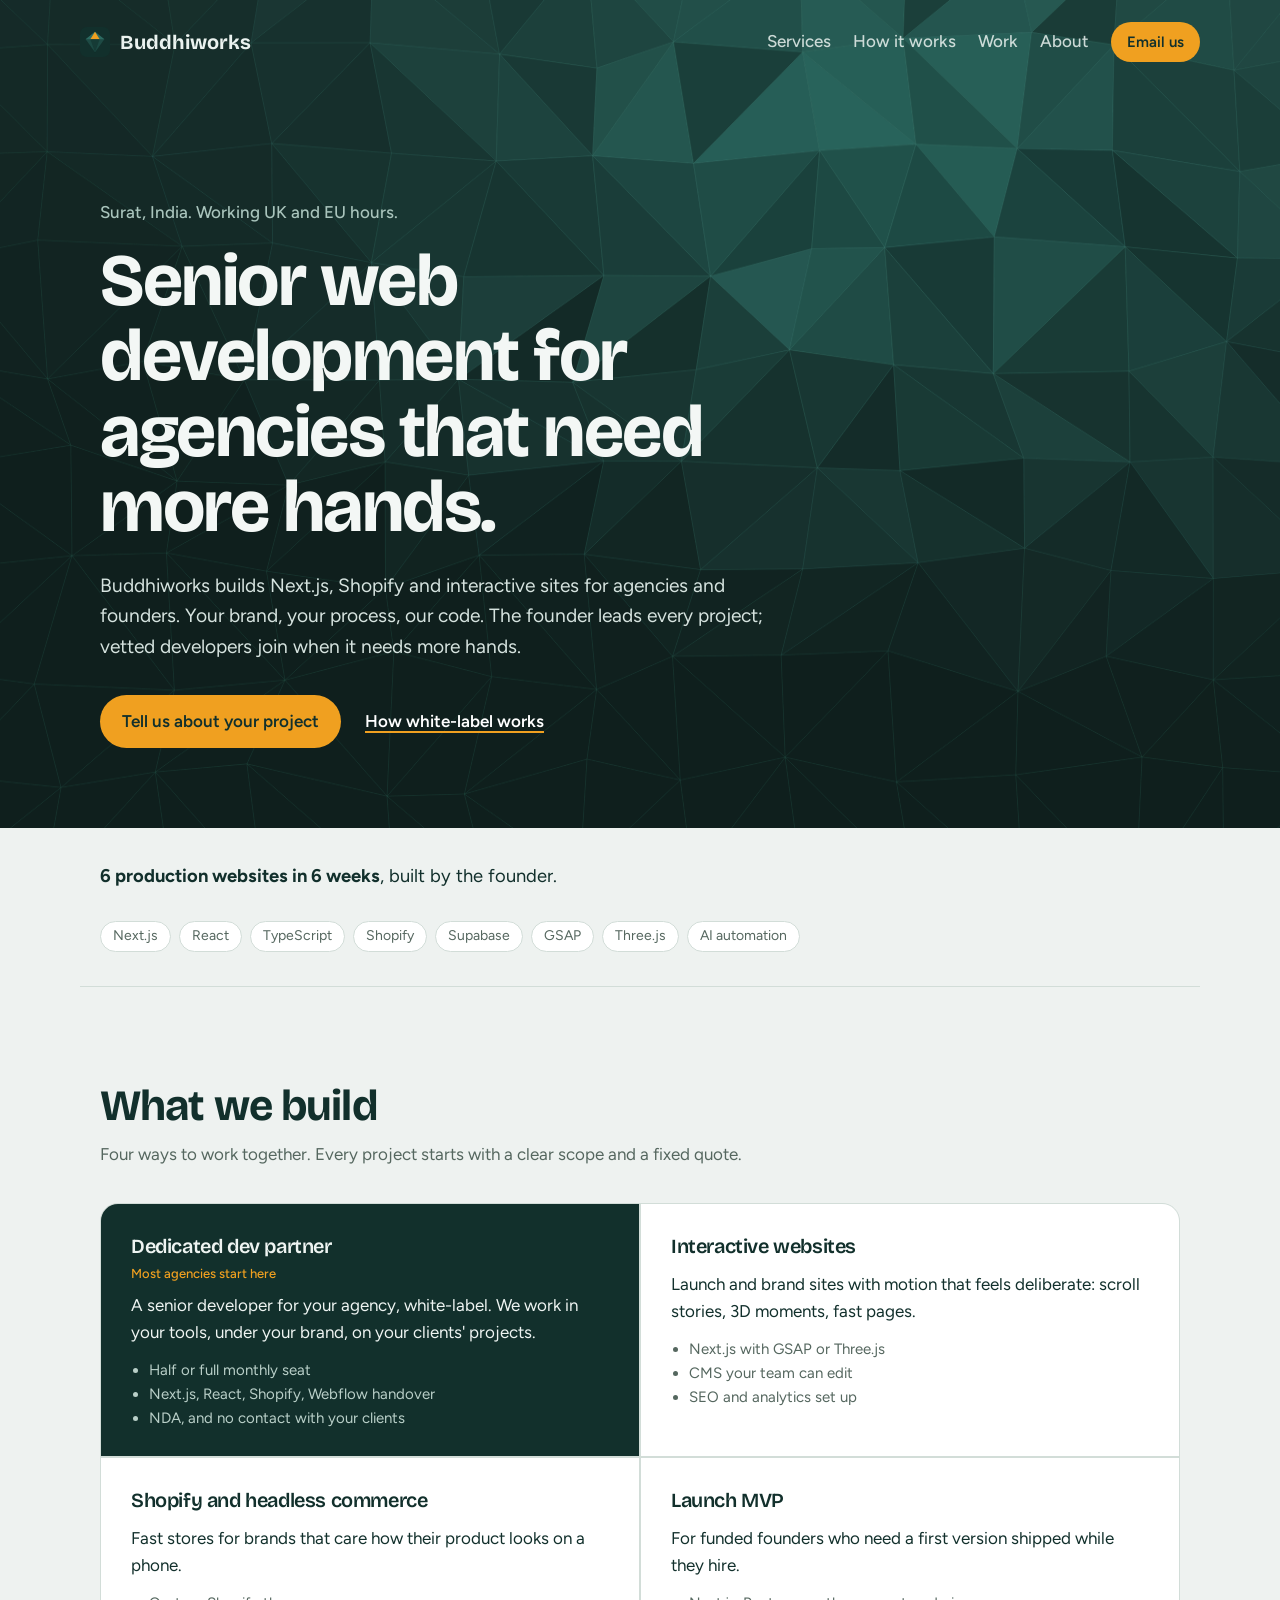
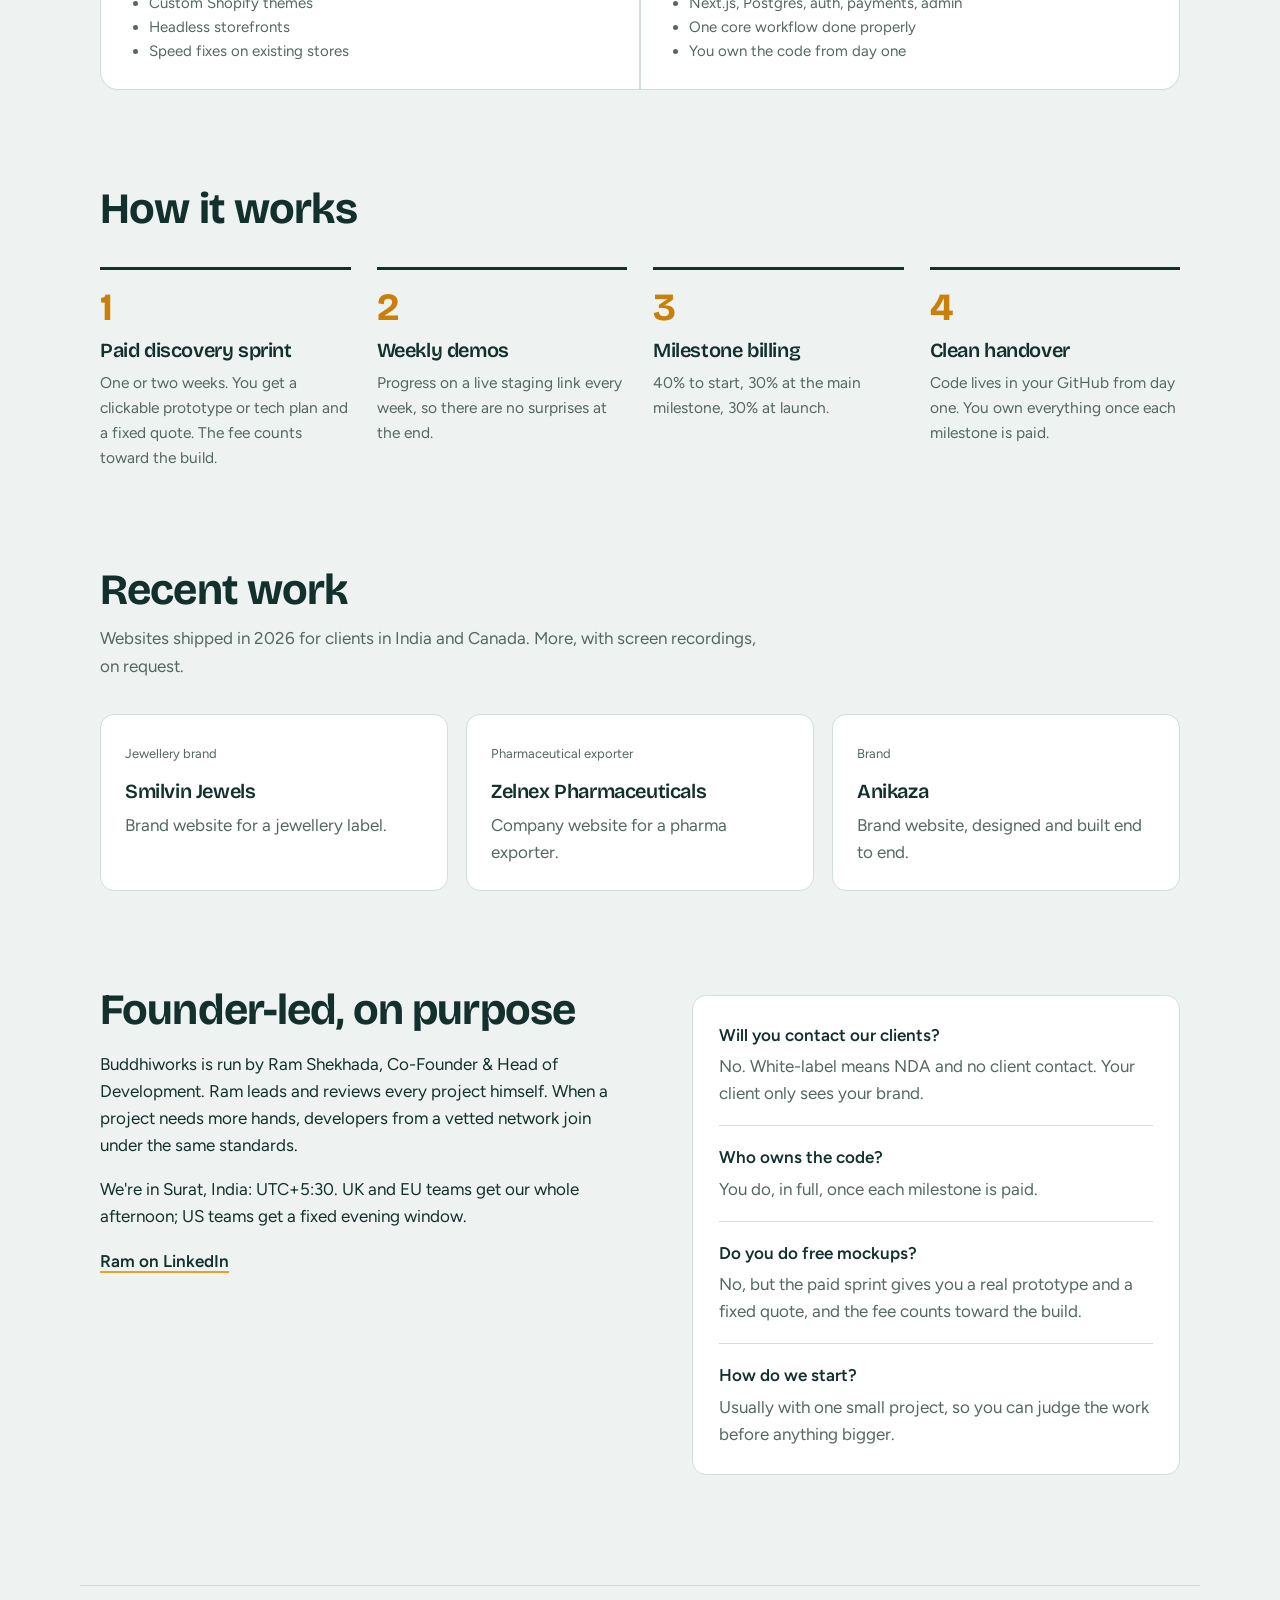
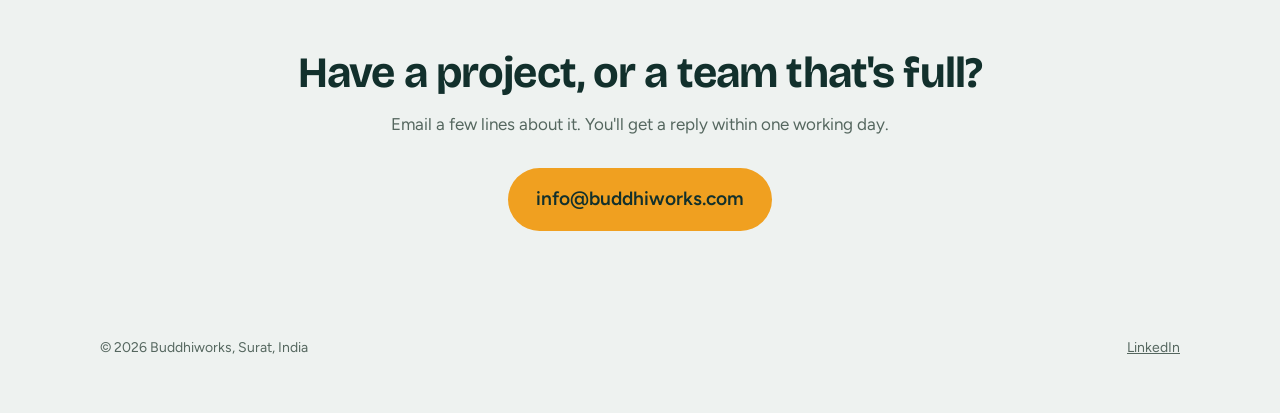
<file: index.html>
<!doctype html>
<html lang="en">
<head>
<meta charset="utf-8">
<meta name="viewport" content="width=device-width, initial-scale=1">
<title>Buddhiworks | Senior web development for agencies and founders</title>
<meta name="description" content="Founder-led web development studio in Surat, India. White-label Next.js and Shopify development for agencies, MVPs for funded startups, and interactive websites. Your brand, your process, our code.">
<link rel="canonical" href="https://buddhiworks.com/">
<meta property="og:type" content="website">
<meta property="og:url" content="https://buddhiworks.com/">
<meta property="og:title" content="Buddhiworks | Senior web development for agencies and founders">
<meta property="og:description" content="White-label Next.js and Shopify development, MVPs and interactive websites. Founder-led, from Surat, India.">
<meta property="og:image" content="https://buddhiworks.com/assets/og.png">
<meta name="twitter:card" content="summary_large_image">
<link rel="icon" href="/assets/favicon.svg" type="image/svg+xml">
<link rel="preconnect" href="https://fonts.googleapis.com">
<link rel="preconnect" href="https://fonts.gstatic.com" crossorigin>
<link rel="stylesheet" href="https://fonts.googleapis.com/css2?family=Bricolage+Grotesque:opsz,wght@12..96,500;12..96,700&family=Figtree:wght@400;500;600&display=swap">
<link rel="stylesheet" href="/assets/styles.css">
<script type="application/ld+json">
{"@context":"https://schema.org","@type":"Organization","name":"Buddhiworks","url":"https://buddhiworks.com","email":"info@buddhiworks.com","founder":{"@type":"Person","name":"Ram Shekhada","jobTitle":"Co-Founder & Head of Development","sameAs":"https://www.linkedin.com/in/ramshekhada/"},"address":{"@type":"PostalAddress","addressLocality":"Surat","addressRegion":"Gujarat","addressCountry":"IN"}}
</script>
</head>
<body>
<a class="skip" href="#main">Skip to content</a>

<header class="bar">
  <a class="logo" href="/" aria-label="Buddhiworks home">
    <img src="/assets/favicon.svg" alt="" width="30" height="30"><span>Buddhiworks</span>
  </a>
  <nav aria-label="Main">
    <a href="#services">Services</a>
    <a href="#how">How it works</a>
    <a href="#work">Work</a>
    <a href="#about">About</a>
    <a class="btn small" href="mailto:info@buddhiworks.com?subject=Project%20enquiry">Email us</a>
  </nav>
</header>

<main id="main">
  <section class="hero">
    <canvas id="facets" aria-hidden="true"></canvas>
    <div class="hero-copy">
      <p class="place">Surat, India. Working UK and EU hours.</p>
      <h1>Senior web development for agencies that need more hands.</h1>
      <p class="lede">Buddhiworks builds Next.js, Shopify and interactive sites for agencies and founders. Your brand, your process, our code. The founder leads every project; vetted developers join when it needs more hands.</p>
      <div class="cta">
        <a class="btn" href="mailto:info@buddhiworks.com?subject=Project%20enquiry">Tell us about your project</a>
        <a class="link" href="#how">How white-label works</a>
      </div>
    </div>
  </section>

  <section class="proof" aria-label="Facts">
    <p><strong>6 production websites in 6 weeks</strong>, built by the founder.</p>
    <ul class="stack" aria-label="Stack">
      <li>Next.js</li><li>React</li><li>TypeScript</li><li>Shopify</li><li>Supabase</li><li>GSAP</li><li>Three.js</li><li>AI automation</li>
    </ul>
  </section>

  <section id="services" class="block">
    <h2>What we build</h2>
    <p class="intro">Four ways to work together. Every project starts with a clear scope and a fixed quote.</p>
    <div class="services">
      <article>
        <h3>Dedicated dev partner</h3>
        <p>A senior developer for your agency, white-label. We work in your tools, under your brand, on your clients' projects.</p>
        <ul><li>Half or full monthly seat</li><li>Next.js, React, Shopify, Webflow handover</li><li>NDA, and no contact with your clients</li></ul>
      </article>
      <article>
        <h3>Interactive websites</h3>
        <p>Launch and brand sites with motion that feels deliberate: scroll stories, 3D moments, fast pages.</p>
        <ul><li>Next.js with GSAP or Three.js</li><li>CMS your team can edit</li><li>SEO and analytics set up</li></ul>
      </article>
      <article>
        <h3>Shopify and headless commerce</h3>
        <p>Fast stores for brands that care how their product looks on a phone.</p>
        <ul><li>Custom Shopify themes</li><li>Headless storefronts</li><li>Speed fixes on existing stores</li></ul>
      </article>
      <article>
        <h3>Launch MVP</h3>
        <p>For funded founders who need a first version shipped while they hire.</p>
        <ul><li>Next.js, Postgres, auth, payments, admin</li><li>One core workflow done properly</li><li>You own the code from day one</li></ul>
      </article>
    </div>
  </section>

  <section id="how" class="block how">
    <h2>How it works</h2>
    <ol class="steps">
      <li><h3>Paid discovery sprint</h3><p>One or two weeks. You get a clickable prototype or tech plan and a fixed quote. The fee counts toward the build.</p></li>
      <li><h3>Weekly demos</h3><p>Progress on a live staging link every week, so there are no surprises at the end.</p></li>
      <li><h3>Milestone billing</h3><p>40% to start, 30% at the main milestone, 30% at launch.</p></li>
      <li><h3>Clean handover</h3><p>Code lives in your GitHub from day one. You own everything once each milestone is paid.</p></li>
    </ol>
  </section>

  <section id="work" class="block">
    <h2>Recent work</h2>
    <p class="intro">Websites shipped in 2026 for clients in India and Canada. More, with screen recordings, on request.</p>
    <div class="work">
      <article><span class="tag">Jewellery brand</span><h3>Smilvin Jewels</h3><p>Brand website for a jewellery label.</p></article>
      <article><span class="tag">Pharmaceutical exporter</span><h3>Zelnex Pharmaceuticals</h3><p>Company website for a pharma exporter.</p></article>
      <article><span class="tag">Brand</span><h3>Anikaza</h3><p>Brand website, designed and built end to end.</p></article>
    </div>
  </section>

  <section id="about" class="block about">
    <div>
      <h2>Founder-led, on purpose</h2>
      <p>Buddhiworks is run by Ram Shekhada, Co-Founder &amp; Head of Development. Ram leads and reviews every project himself. When a project needs more hands, developers from a vetted network join under the same standards.</p>
      <p>We're in Surat, India: UTC+5:30. UK and EU teams get our whole afternoon; US teams get a fixed evening window.</p>
      <p><a class="link" href="https://www.linkedin.com/in/ramshekhada/" rel="noopener">Ram on LinkedIn</a></p>
    </div>
    <dl class="faq">
      <dt>Will you contact our clients?</dt><dd>No. White-label means NDA and no client contact. Your client only sees your brand.</dd>
      <dt>Who owns the code?</dt><dd>You do, in full, once each milestone is paid.</dd>
      <dt>Do you do free mockups?</dt><dd>No, but the paid sprint gives you a real prototype and a fixed quote, and the fee counts toward the build.</dd>
      <dt>How do we start?</dt><dd>Usually with one small project, so you can judge the work before anything bigger.</dd>
    </dl>
  </section>

  <section class="contact">
    <h2>Have a project, or a team that's full?</h2>
    <p>Email a few lines about it. You'll get a reply within one working day.</p>
    <a class="btn big" href="mailto:info@buddhiworks.com?subject=Project%20enquiry">info@buddhiworks.com</a>
  </section>
</main>

<footer class="foot">
  <p>© 2026 Buddhiworks, Surat, India</p>
  <p><a href="https://www.linkedin.com/in/ramshekhada/" rel="noopener">LinkedIn</a></p>
</footer>
<script src="/assets/main.js" defer></script>
</body>
</html>
</file>
<file: assets/styles.css>
:root {
  --ink: #12302c;
  --ink-2: #1d4a44;
  --paper: #eef2f0;
  --surface: #ffffff;
  --muted: #55675f;
  --line: #d2ddd8;
  --marigold: #f0a020;
  --marigold-deep: #c97f08;
  --display: "Bricolage Grotesque", "Avenir Next", system-ui, sans-serif;
  --body: "Figtree", system-ui, -apple-system, "Segoe UI", sans-serif;
  --wrap: 1120px;
}
* { box-sizing: border-box; }
html { scroll-behavior: smooth; }
@media (prefers-reduced-motion: reduce) { html { scroll-behavior: auto; } }
body { margin: 0; background: var(--paper); color: var(--ink); font: 17px/1.6 var(--body); }
a { color: inherit; }
:focus-visible { outline: 3px solid var(--marigold); outline-offset: 3px; }
.skip { position: absolute; left: -999px; top: 8px; background: var(--ink); color: #fff; padding: 8px 14px; border-radius: 6px; z-index: 10; }
.skip:focus { left: 8px; }

h1, h2, h3 { font-family: var(--display); letter-spacing: -0.02em; margin: 0; }
h1 { font-size: clamp(2.5rem, 6vw, 4.6rem); line-height: 1.02; font-weight: 700; max-width: 14ch; }
h2 { font-size: clamp(1.9rem, 3.4vw, 2.7rem); line-height: 1.08; font-weight: 700; }
h3 { font-size: 1.25rem; line-height: 1.25; font-weight: 600; }

.btn { display: inline-block; background: var(--marigold); color: var(--ink); text-decoration: none; font-weight: 600; padding: 13px 22px; border-radius: 999px; transition: background .15s; }
.btn:hover { background: #ffb43a; }
.btn.small { padding: 8px 16px; font-size: 15px; }
.btn.big { font-size: 1.2rem; padding: 16px 28px; }
.link { font-weight: 600; text-decoration-color: var(--marigold); text-decoration-thickness: 2px; text-underline-offset: 4px; }

/* bar */
.bar { position: absolute; top: 0; left: 0; right: 0; z-index: 3; display: flex; justify-content: space-between; align-items: center; padding: 22px max(20px, calc((100% - var(--wrap)) / 2)); color: #eaf2ef; }
.logo { display: flex; align-items: center; gap: 10px; text-decoration: none; font: 700 1.25rem/1 var(--display); }
.bar nav { display: flex; gap: 22px; align-items: center; font-weight: 500; }
.bar nav a:not(.btn) { text-decoration: none; opacity: .85; }
.bar nav a:not(.btn):hover { opacity: 1; }

/* hero */
.hero { position: relative; background: var(--ink); color: #f3f7f5; min-height: min(92vh, 860px); display: flex; align-items: flex-end; overflow: hidden; }
#facets { position: absolute; inset: 0; width: 100%; height: 100%; display: block; }
.hero-copy { position: relative; z-index: 2; width: 100%; max-width: var(--wrap); margin: 0 auto; padding: 150px 20px 80px; pointer-events: none; }
.hero-copy a { pointer-events: auto; }
.place { color: #a9c4bc; margin: 0 0 18px; font-weight: 500; }
.lede { font-size: 1.2rem; max-width: 56ch; color: #d6e3df; margin: 26px 0 32px; }
.cta { display: flex; gap: 24px; align-items: center; flex-wrap: wrap; }
.hero .link { color: #fff; }

/* proof */
.proof { max-width: var(--wrap); margin: 0 auto; padding: 34px 20px; display: flex; gap: 30px; justify-content: space-between; align-items: center; flex-wrap: wrap; border-bottom: 1px solid var(--line); }
.proof p { margin: 0; font-size: 1.15rem; }
.stack { list-style: none; display: flex; flex-wrap: wrap; gap: 8px; margin: 0; padding: 0; }
.stack li { border: 1px solid var(--line); background: var(--surface); border-radius: 999px; padding: 3px 12px; font-size: 14px; color: var(--muted); }

/* blocks */
.block { max-width: var(--wrap); margin: 0 auto; padding: 96px 20px 0; }
.intro { color: var(--muted); max-width: 60ch; margin: 12px 0 34px; }
.services { display: grid; grid-template-columns: repeat(2, 1fr); gap: 2px; background: var(--line); border: 1px solid var(--line); border-radius: 18px; overflow: hidden; }
.services article { background: var(--surface); padding: 30px 30px 26px; }
.services article:first-child { background: var(--ink); color: #eef4f2; }
.services article:first-child ul { color: #b9cfc8; }
.services article:first-child h3::after { content: "Most agencies start here"; display: block; font: 500 13px/1 var(--body); color: var(--marigold); margin-top: 8px; letter-spacing: 0; }
.services p { margin: 12px 0; }
.services ul { margin: 0; padding-left: 18px; color: var(--muted); font-size: 15px; }

.steps { list-style: none; counter-reset: step; padding: 0; margin: 34px 0 0; display: grid; grid-template-columns: repeat(4, 1fr); gap: 26px; }
.steps li { counter-increment: step; border-top: 3px solid var(--ink); padding-top: 18px; }
.steps li::before { content: counter(step); display: block; font: 700 2.4rem/1 var(--display); color: var(--marigold-deep); margin-bottom: 12px; }
.steps p { color: var(--muted); margin: 8px 0 0; font-size: 15.5px; }

.work { display: grid; grid-template-columns: repeat(3, 1fr); gap: 18px; }
.work article { background: var(--surface); border: 1px solid var(--line); border-radius: 14px; padding: 24px; }
.work p { color: var(--muted); margin: 8px 0 0; }
.tag { display: inline-block; font-size: 13px; color: var(--muted); margin-bottom: 14px; }

.about { display: grid; grid-template-columns: 1.1fr 1fr; gap: 56px; }
.about p { max-width: 58ch; }
.faq { margin: 8px 0 0; background: var(--surface); border: 1px solid var(--line); border-radius: 14px; padding: 8px 26px; }
.faq dt { font-weight: 600; padding-top: 18px; }
.faq dd { margin: 4px 0 0; padding-bottom: 18px; color: var(--muted); border-bottom: 1px solid var(--line); }
.faq dd:last-child { border-bottom: 0; }

.contact { max-width: var(--wrap); margin: 110px auto 0; padding: 64px 20px; text-align: center; border-top: 1px solid var(--line); }
.contact p { color: var(--muted); margin: 14px 0 30px; }
.foot { max-width: var(--wrap); margin: 0 auto; padding: 28px 20px 40px; display: flex; justify-content: space-between; color: var(--muted); font-size: 14px; }

@media (max-width: 860px) {
  .bar nav a:not(.btn) { display: none; }
  .services, .work, .about { grid-template-columns: 1fr; }
  .steps { grid-template-columns: 1fr 1fr; }
  .block { padding-top: 72px; }
  .hero-copy { padding: 130px 20px 56px; }
  .lede { font-size: 1.08rem; }
}
@media (max-width: 520px) {
  body { font-size: 16px; }
  .steps { grid-template-columns: 1fr; }
  .services article { padding: 24px 22px; }
}
</file>
